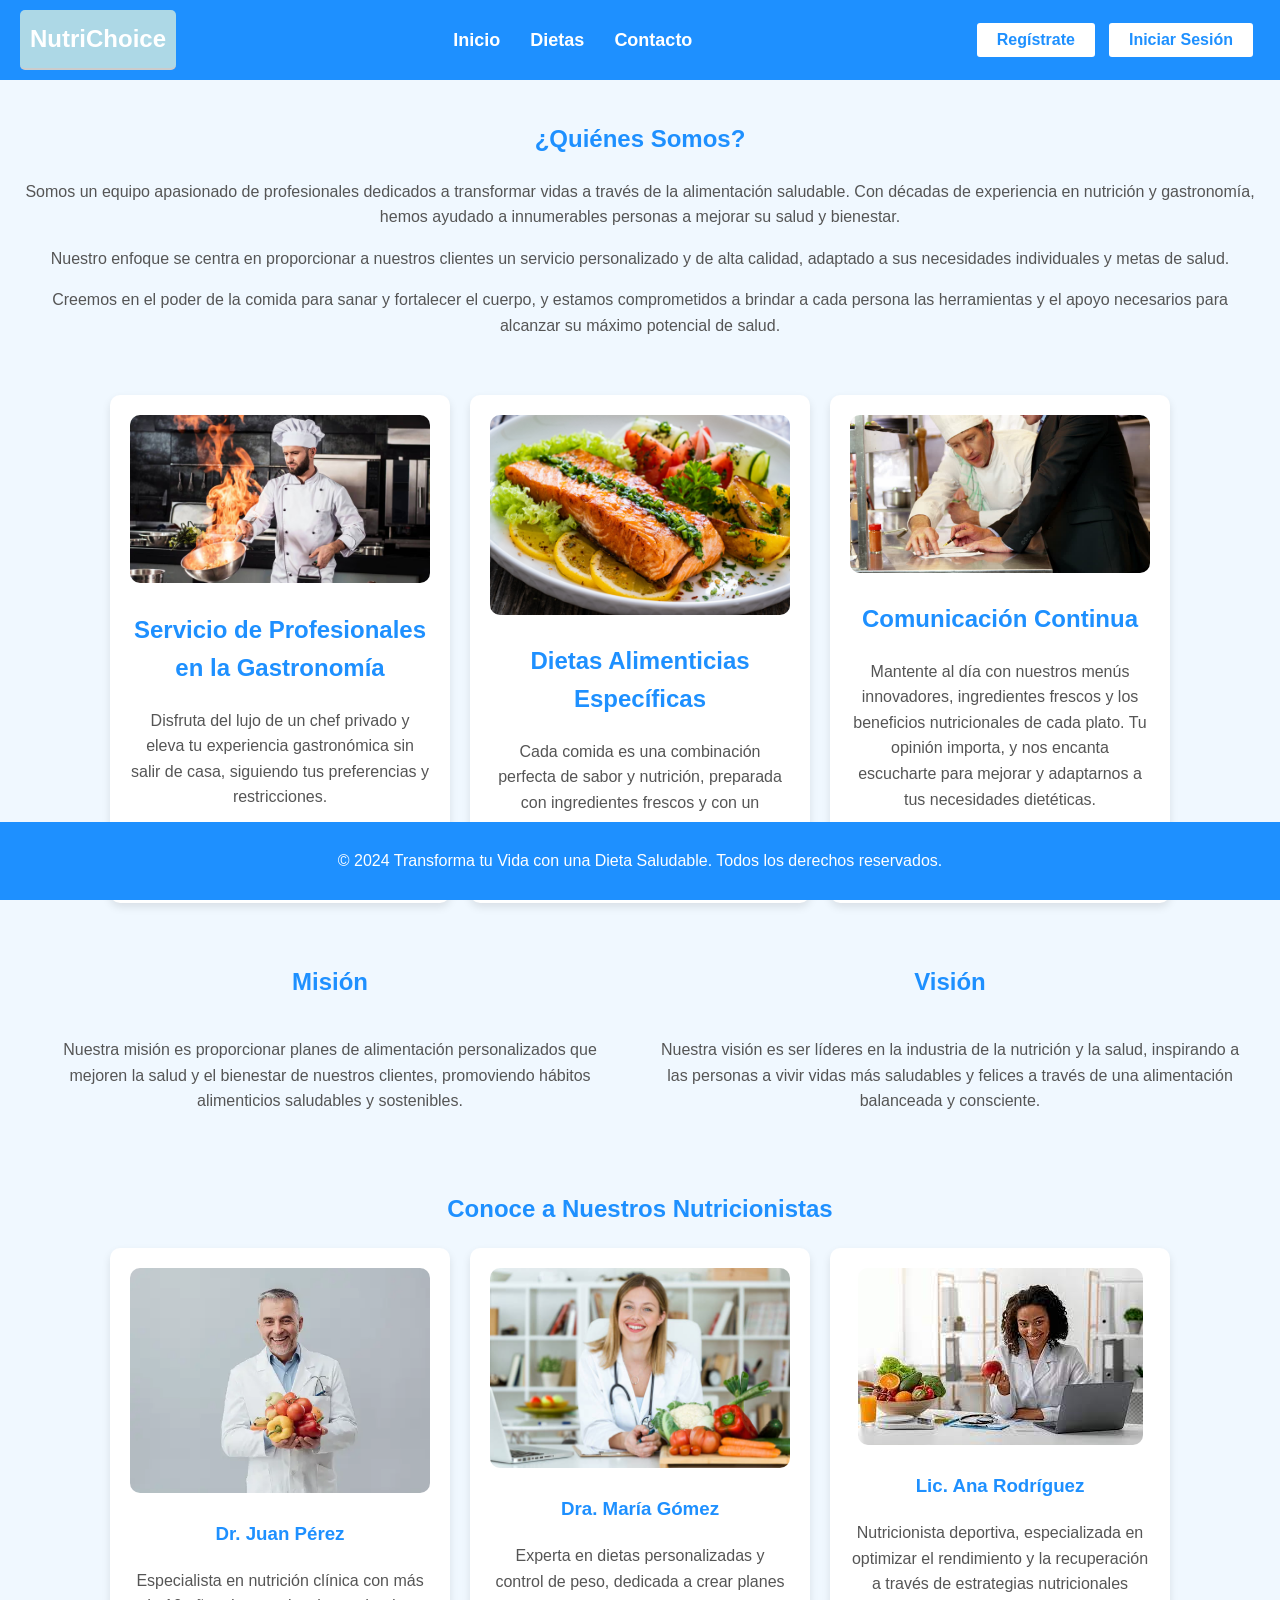
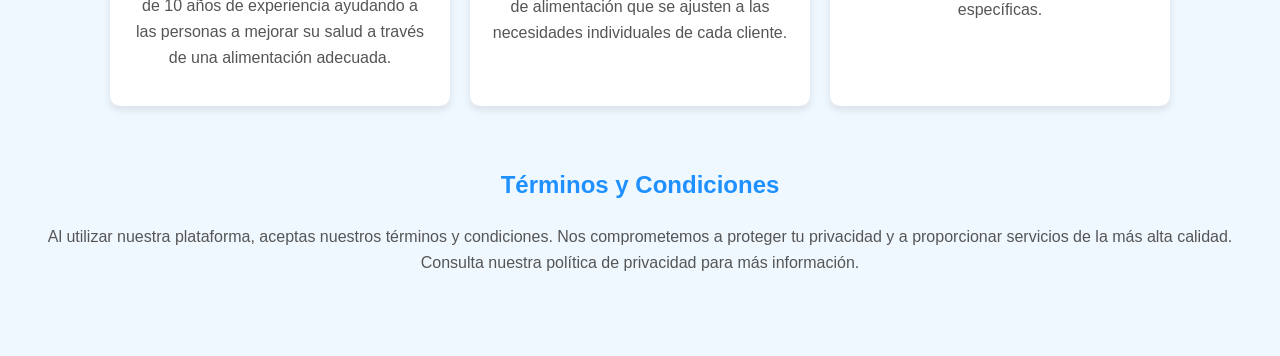
<file: Index.html>
<!DOCTYPE html>
<html lang="es">
<head>
    <meta charset="UTF-8">
    <meta name="viewport" content="width=device-width, initial-scale=1.0">
    <title>Transforma tu Vida con una Dieta Saludable</title>
    <link rel="stylesheet" href="/Estilos/style.css">
</head>
<body>
    <div class="navbar">
        <div class="navbar_container">
            <h4>NutriChoice</h4>
            <div class="navbar_items">
                
                <a href="Index.html">Inicio</a>
                <a href="Estilos/view/dietas.html">Dietas</a>
                <a href="Estilos/view/contacto.html">Contacto</a>
            </div>
            <div class="navbar_buttons">
                <button class="button" onclick="location.href='Estilos/view/resgistro.html'" type="button">
                  Regístrate
                </button>
                <button class="button" onclick="location.href='Estilos/view/login.html'" type="button">
                  Iniciar Sesión
                </button>
            </div>
        </div>
    </div>

    <section class="intro">
      <h1>¿Quiénes Somos?</h1>
      <p>Somos un equipo apasionado de profesionales dedicados a transformar vidas a través de la alimentación saludable. Con décadas de experiencia en nutrición y gastronomía, hemos ayudado a innumerables personas a mejorar su salud y bienestar.</p>
      <p>Nuestro enfoque se centra en proporcionar a nuestros clientes un servicio personalizado y de alta calidad, adaptado a sus necesidades individuales y metas de salud.</p>
      <p>Creemos en el poder de la comida para sanar y fortalecer el cuerpo, y estamos comprometidos a brindar a cada persona las herramientas y el apoyo necesarios para alcanzar su máximo potencial de salud.</p>
  </section>

    <section class="services">
        <div class="container">
            <div class="card">
                <img src="Estilos/Source/img/chef.jpg" alt="Imagen 1">
                <h2>Servicio de Profesionales en la Gastronomía</h2>
                <p>Disfruta del lujo de un chef privado y eleva tu experiencia gastronómica sin salir de casa, siguiendo tus preferencias y restricciones.</p>
            </div>
            <div class="card">
                <img src="Estilos/Source/img/comida.jpg" alt="Imagen 2">
                <h2>Dietas Alimenticias Específicas</h2>
                <p>Cada comida es una combinación perfecta de sabor y nutrición, preparada con ingredientes frescos y con un profundo conocimiento de tus necesidades.</p>
            </div>
            <div class="card">
                <img src="Estilos/Source/img/comunicacion.jpg" alt="Imagen 3">
                <h2>Comunicación Continua</h2>
                <p>Mantente al día con nuestros menús innovadores, ingredientes frescos y los beneficios nutricionales de cada plato. Tu opinión importa, y nos encanta escucharte para mejorar y adaptarnos a tus necesidades dietéticas.</p>
            </div>
        </div>
    </section>

    <section class="mission-vision">
      <div class="mission">
          <h2>Misión</h2>
          <div class="mission_info">
              
              <p>Nuestra misión es proporcionar planes de alimentación personalizados que mejoren la salud y el bienestar de nuestros clientes, promoviendo hábitos alimenticios saludables y sostenibles.</p>
          </div>
      </div>
      <div class="vision">
          <h2>Visión</h2>
          <div class="vision_info">
              
              <p>Nuestra visión es ser líderes en la industria de la nutrición y la salud, inspirando a las personas a vivir vidas más saludables y felices a través de una alimentación balanceada y consciente.</p>
          </div>
      </div>
  </section>

    <section class="team">
        <h2>Conoce a Nuestros Nutricionistas</h2>
        <div class="container">
            <div class="card">
                <img src="/Estilos/Source/img/nutricionista.webp" alt="Nutricionista 1">
                <h3>Dr. Juan Pérez</h3>
                <p>Especialista en nutrición clínica con más de 10 años de experiencia ayudando a las personas a mejorar su salud a través de una alimentación adecuada.</p>
            </div>
            <div class="card">
                <img src="/Estilos/Source/img/nutricionista2.jpg" alt="Nutricionista 2">
                <h3>Dra. María Gómez</h3>
                <p>Experta en dietas personalizadas y control de peso, dedicada a crear planes de alimentación que se ajusten a las necesidades individuales de cada cliente.</p>
            </div>
            <div class="card">
                <img src="/Estilos/Source/img/nutricionista3.jpeg" alt="Nutricionista 3">
                <h3>Lic. Ana Rodríguez</h3>
                <p>Nutricionista deportiva, especializada en optimizar el rendimiento y la recuperación a través de estrategias nutricionales específicas.</p>
            </div>
        </div>
    </section>



    <section class="terms-conditions" style="padding-bottom: 5%;">
        <h2>Términos y Condiciones</h2>
        <p>Al utilizar nuestra plataforma, aceptas nuestros términos y condiciones. Nos comprometemos a proteger tu privacidad y a proporcionar servicios de la más alta calidad. Consulta nuestra política de privacidad para más información.</p>
    </section>

    <footer >
        <p>&copy; 2024 Transforma tu Vida con una Dieta Saludable. Todos los derechos reservados.</p>
    </footer>
</body>
</html>
</file>
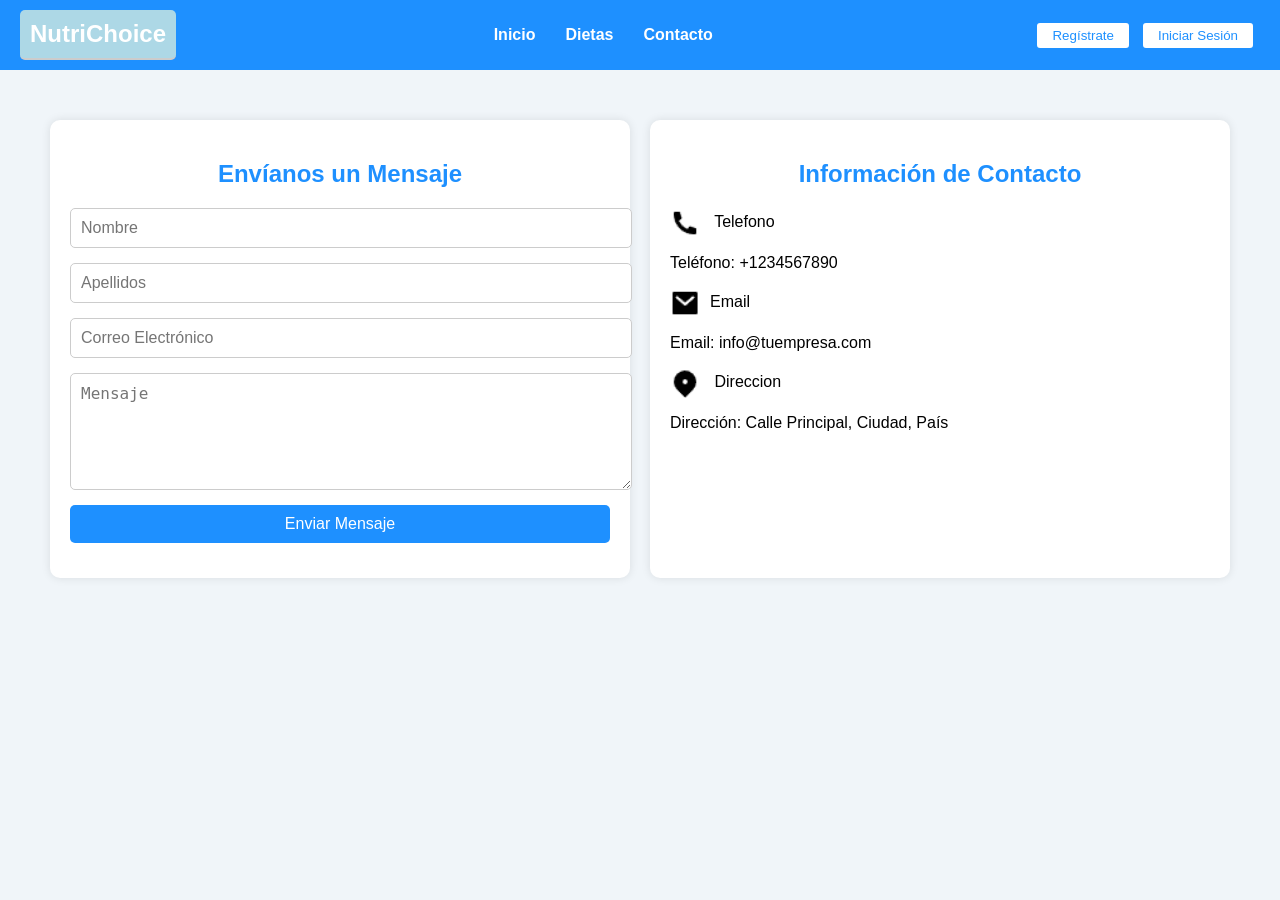
<file: Estilos/view/contacto.html>
<!DOCTYPE html>
<html lang="es">
<head>
    <meta charset="UTF-8">
    <meta name="viewport" content="width=device-width, initial-scale=1.0">
    <title>Contacto</title>
    <link rel="stylesheet" href="/Estilos/contacto.css">
</head>
<body>
    <div class="navbar">
        <div class="navbar_container">
            <h4>NutriChoice</h4>
            <div class="navbar_items">
                <a href="../../Index.html">Inicio</a>
                <a href="dietas.html">Dietas</a>
                <a href="contacto.html">Contacto</a>
            </div>
            <div class="navbar_buttons">
                <button class="button" onclick="location.href='resgistro.html'" type="button">
                  Regístrate
                </button>
                <button class="button" onclick="location.href='login.html'" type="button">
                  Iniciar Sesión
                </button>
            </div>
        </div>
    </div>

    <div class="container">
        <div class="contact-form">
            <h2>Envíanos un Mensaje</h2>
            <form action="#" method="POST">
                <input type="text" name="nombre" placeholder="Nombre" required>
                <input type="text" name="apellidos" placeholder="Apellidos" required>
                <input type="email" name="email" placeholder="Correo Electrónico" required>
                <textarea name="mensaje" placeholder="Mensaje" rows="5" required></textarea>
                <button type="submit">Enviar Mensaje</button>
            </form>
        </div>
        <div class="contact-info">
            <h2>Información de Contacto</h2>
            <div class="contact-item">
                <img src="../Source/img/phone-fill.png" alt="Teléfono"> Telefono
                <p>Teléfono: +1234567890</p>
            </div>
            <div class="contact-item">
                <img src="../Source/img/mail-fill.png" alt="Correo electrónico">Email
                <p>Email: info@tuempresa.com</p>
            </div>
            <div class="contact-item">
                <img src="../Source/img/map-pin-2-fill.png" alt="Dirección"> Direccion 
                <p>Dirección: Calle Principal, Ciudad, País</p>
            </div>
            <!-- Agrega más información de contacto si es necesario -->
        </div>
    </div>
</body>
</html>
</file>
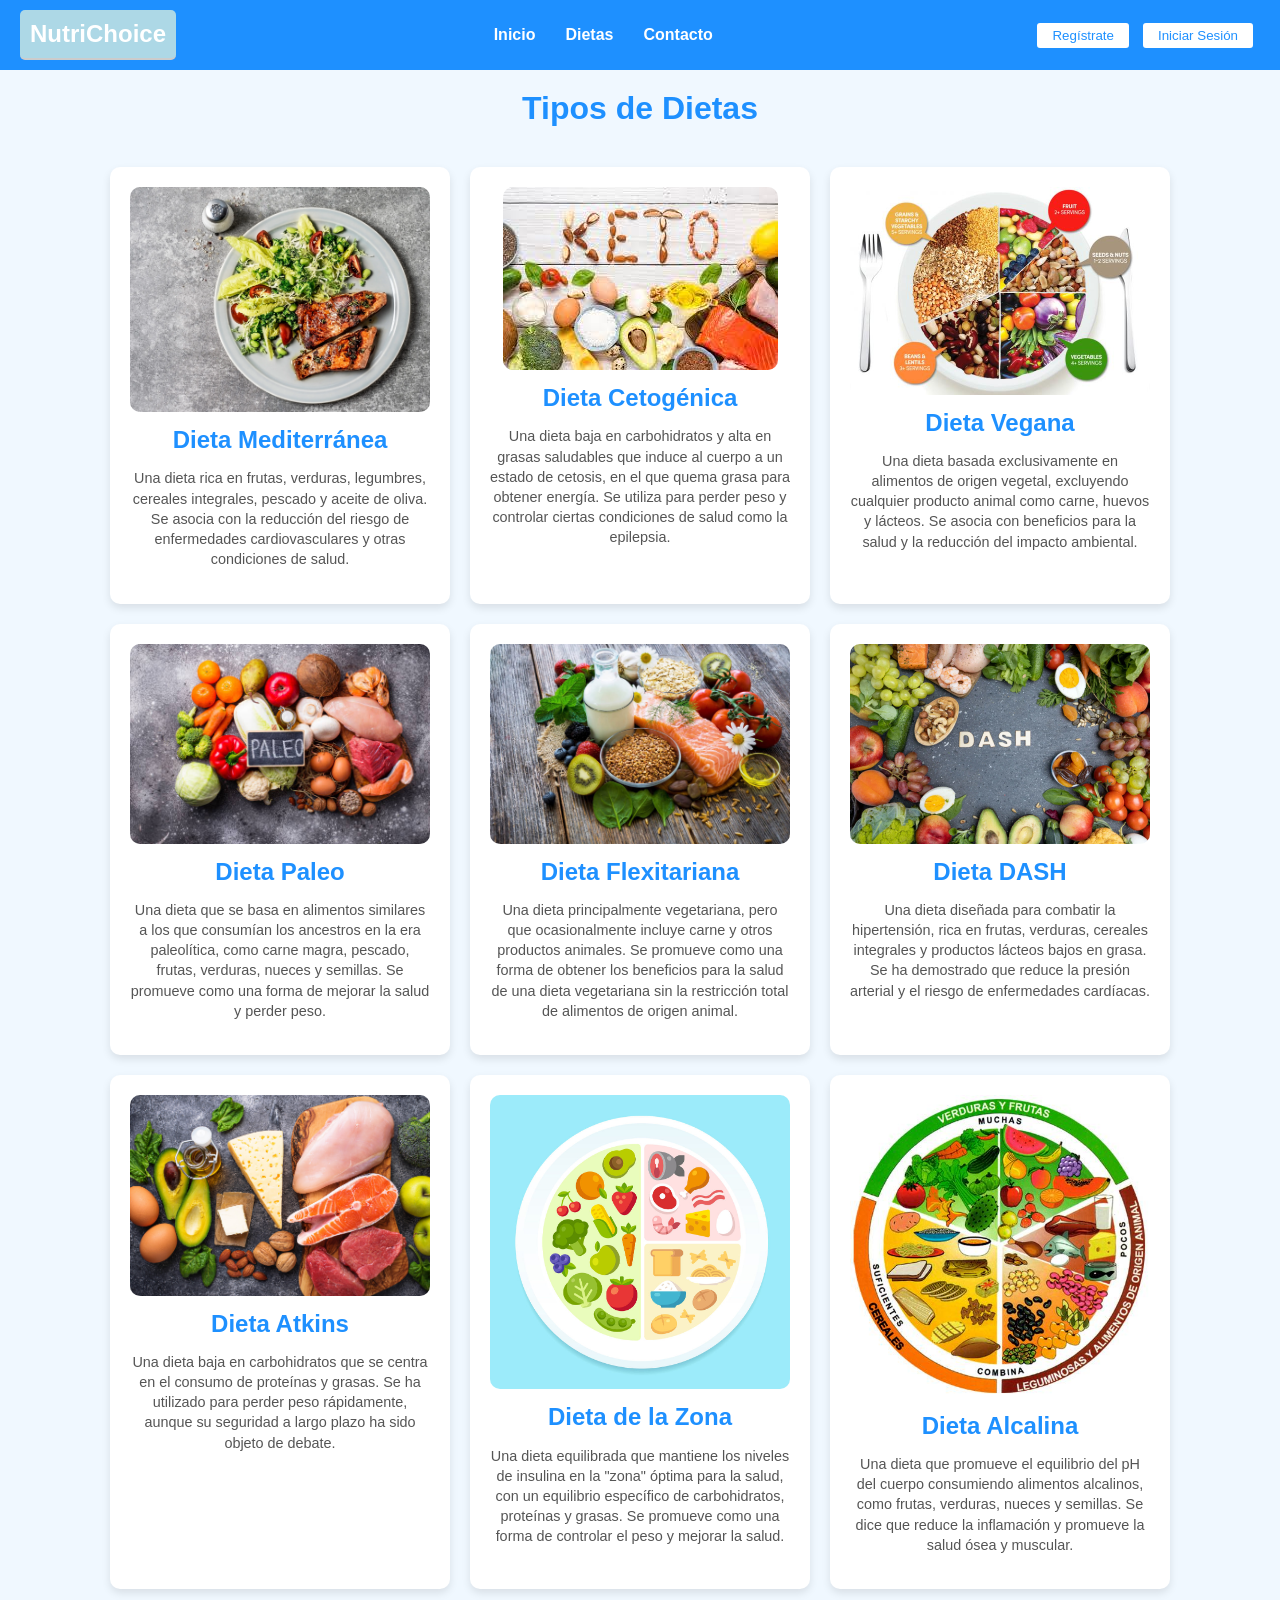
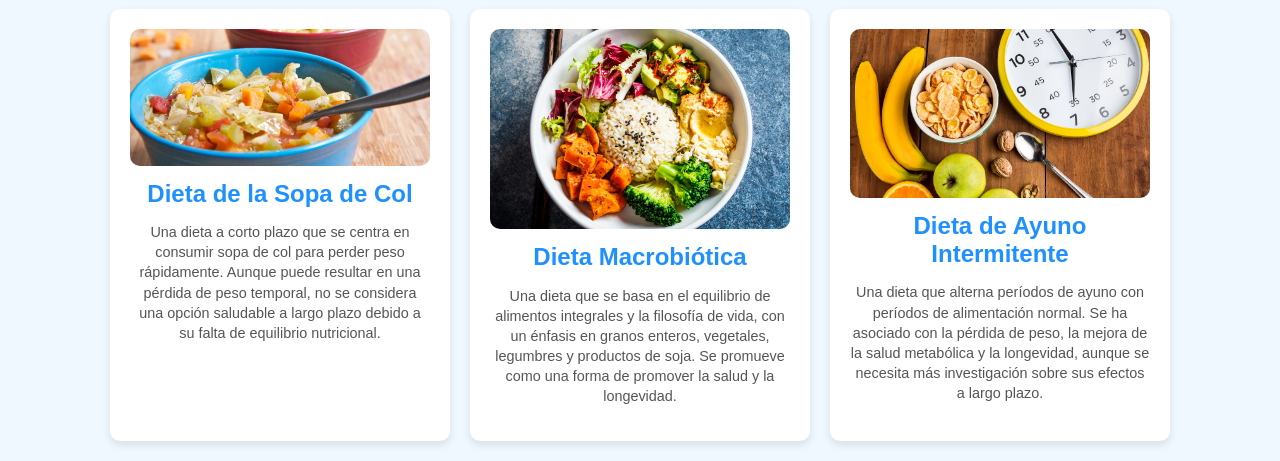
<file: Estilos/view/dietas.html>
<!DOCTYPE html>
<html lang="es">
<head>
    <meta charset="UTF-8">
    <meta name="viewport" content="width=device-width, initial-scale=1.0">
    <title>10 Tipos de Dietas</title>
    <link rel="stylesheet" href="../dietas.css">
</head>
<body>
    <div class="navbar">
        <div class="navbar_container">
            <h4>NutriChoice</h4>
            <div class="navbar_items">
                <a href="../../Index.html">Inicio</a>
                <a href="dietas.html">Dietas</a>
                <a href="contacto.html">Contacto</a>
            </div>
            <div class="navbar_buttons">
                <button class="button" onclick="location.href='registro.html'" type="button">
                  Regístrate
                </button>
                <button class="button" onclick="location.href='login.html'" type="button">
                  Iniciar Sesión
                </button>
            </div>
        </div>
    </div>

    <h1>Tipos de Dietas</h1>
    <div class="card-container">
        <!-- Repite este bloque para cada dieta -->
        <div class="card">
            <img src="../Source/img/DIETA mediterrania.jpg" alt="Imagen de la Dieta Mediterránea">
            <h2>Dieta Mediterránea</h2>
            <p>Una dieta rica en frutas, verduras, legumbres, cereales integrales, pescado y aceite de oliva. Se asocia con la reducción del riesgo de enfermedades cardiovasculares y otras condiciones de salud.</p>
        </div>
        
        <div class="card">
            <img src="../Source/img/keto.jpeg" alt="Imagen de la Dieta Cetogénica">
            <h2>Dieta Cetogénica</h2>
            <p>Una dieta baja en carbohidratos y alta en grasas saludables que induce al cuerpo a un estado de cetosis, en el que quema grasa para obtener energía. Se utiliza para perder peso y controlar ciertas condiciones de salud como la epilepsia.</p>
        </div>
        
        <div class="card">
            <img src="../Source/img/vegana.jpg" alt="Imagen de la Dieta Vegana">
            <h2>Dieta Vegana</h2>
            <p>Una dieta basada exclusivamente en alimentos de origen vegetal, excluyendo cualquier producto animal como carne, huevos y lácteos. Se asocia con beneficios para la salud y la reducción del impacto ambiental.</p>
        </div>
        
        <div class="card">
            <img src="../Source/img/paleo.jpg" alt="Imagen de la Dieta Paleo">
            <h2>Dieta Paleo</h2>
            <p>Una dieta que se basa en alimentos similares a los que consumían los ancestros en la era paleolítica, como carne magra, pescado, frutas, verduras, nueces y semillas. Se promueve como una forma de mejorar la salud y perder peso.</p>
        </div>
        
        <div class="card">
            <img src="../Source/img/flexitariana.jpeg" alt="Imagen de la Dieta Flexitariana">
            <h2>Dieta Flexitariana</h2>
            <p>Una dieta principalmente vegetariana, pero que ocasionalmente incluye carne y otros productos animales. Se promueve como una forma de obtener los beneficios para la salud de una dieta vegetariana sin la restricción total de alimentos de origen animal.</p>
        </div>
        
        <div class="card">
            <img src="../Source/img/dieta-dash.jpg" alt="Imagen de la Dieta DASH">
            <h2>Dieta DASH</h2>
            <p>Una dieta diseñada para combatir la hipertensión, rica en frutas, verduras, cereales integrales y productos lácteos bajos en grasa. Se ha demostrado que reduce la presión arterial y el riesgo de enfermedades cardíacas.</p>
        </div>
        
        <div class="card">
            <img src="../Source/img/Atkins.jpg" alt="Imagen de la Dieta Atkins">
            <h2>Dieta Atkins</h2>
            <p>Una dieta baja en carbohidratos que se centra en el consumo de proteínas y grasas. Se ha utilizado para perder peso rápidamente, aunque su seguridad a largo plazo ha sido objeto de debate.</p>
        </div>
        
        <div class="card">
            <img src="../Source/img/Dieta-de-la-zona-.jpg" alt="Imagen de la Dieta de la Zona">
            <h2>Dieta de la Zona</h2>
            <p>Una dieta equilibrada que mantiene los niveles de insulina en la "zona" óptima para la salud, con un equilibrio específico de carbohidratos, proteínas y grasas. Se promueve como una forma de controlar el peso y mejorar la salud.</p>
        </div>
        
        <div class="card">
            <img src="../Source/img/Alcalina.jpeg" alt="Imagen de la Dieta Alcalina">
            <h2>Dieta Alcalina</h2>
            <p>Una dieta que promueve el equilibrio del pH del cuerpo consumiendo alimentos alcalinos, como frutas, verduras, nueces y semillas. Se dice que reduce la inflamación y promueve la salud ósea y muscular.</p>
        </div>
        
        <div class="card">
            <img src="../Source/img/dieta-sopa-de-col.jpg" alt="Imagen de la Dieta de la Sopa de Col">
            <h2>Dieta de la Sopa de Col</h2>
            <p>Una dieta a corto plazo que se centra en consumir sopa de col para perder peso rápidamente. Aunque puede resultar en una pérdida de peso temporal, no se considera una opción saludable a largo plazo debido a su falta de equilibrio nutricional.</p>
        </div>
        
        <div class="card">
            <img src="../Source/img/Dieta Macrobiótica.jpg" alt="Imagen de la Dieta Macrobiótica">
            <h2>Dieta Macrobiótica</h2>
            <p>Una dieta que se basa en el equilibrio de alimentos integrales y la filosofía de vida, con un énfasis en granos enteros, vegetales, legumbres y productos de soja. Se promueve como una forma de promover la salud y la longevidad.</p>
        </div>
        
        <div class="card">
            <img src="../Source/img/Dieta de Ayuno Intermitente.jpg" alt="Imagen de la Dieta de Ayuno Intermitente">
            <h2>Dieta de Ayuno Intermitente</h2>
            <p>Una dieta que alterna períodos de ayuno con períodos de alimentación normal. Se ha asociado con la pérdida de peso, la mejora de la salud metabólica y la longevidad, aunque se necesita más investigación sobre sus efectos a largo plazo.</p>
        </div>
        <!-- Fin del bloque -->
    </div>
</body>
</html>
</file>
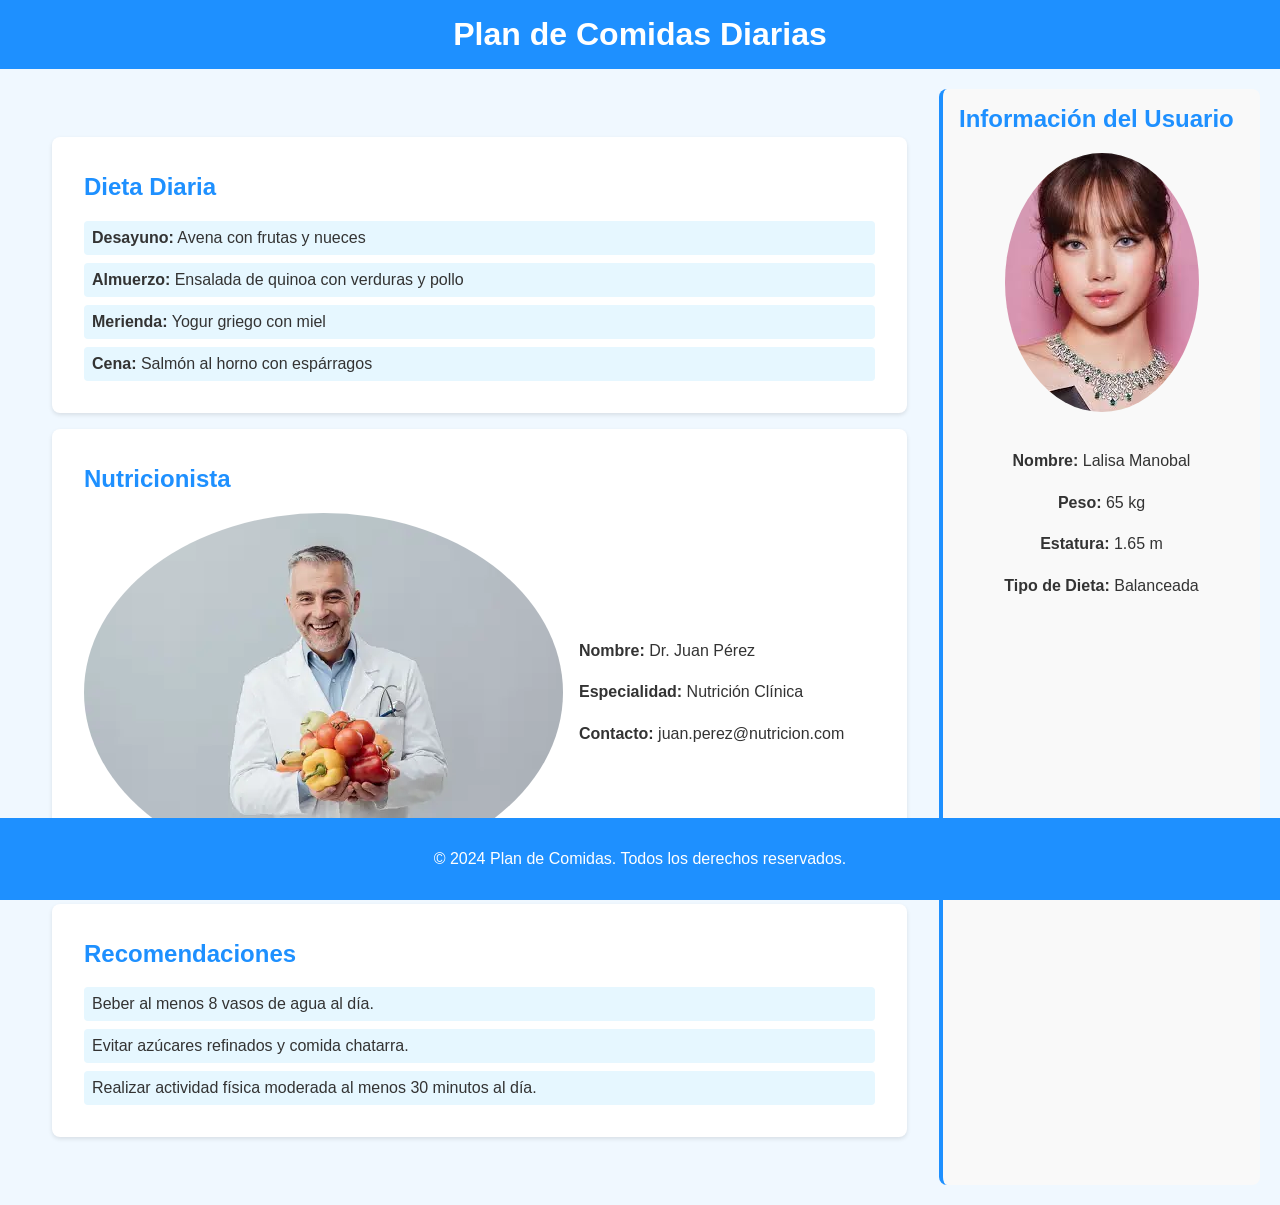
<file: Estilos/view/inicio_sesion.html>
<!DOCTYPE html>
<html lang="es">
<head>
    <meta charset="UTF-8">
    <meta name="viewport" content="width=device-width, initial-scale=1.0">
    <title>Plan de Comidas</title>
    <link rel="stylesheet" href="../inicio.css">
</head>
<body>
    <header>
        <h1>Plan de Comidas Diarias</h1>
    </header>
    <div class="container">
        <main>
            <section class="diet-plan">
                <h2>Dieta Diaria</h2>
                <ul>
                    <li><strong>Desayuno:</strong> Avena con frutas y nueces</li>
                    <li><strong>Almuerzo:</strong> Ensalada de quinoa con verduras y pollo</li>
                    <li><strong>Merienda:</strong> Yogur griego con miel</li>
                    <li><strong>Cena:</strong> Salmón al horno con espárragos</li>
                </ul>
            </section>
            <section class="nutritionist-info">
                <h2>Nutricionista</h2>
                <div class="nutri-card">
                    <img src="../Source/img/nutricionista.webp" alt="Dr. Juan Pérez">
                    <div class="nutri-details">
                        <p><strong>Nombre:</strong> Dr. Juan Pérez</p>
                        <p><strong>Especialidad:</strong> Nutrición Clínica</p>
                        <p><strong>Contacto:</strong> juan.perez@nutricion.com</p>
                    </div>
                </div>
            </section>
            <section class="recommendations">
                <h2>Recomendaciones</h2>
                <ul>
                    <li>Beber al menos 8 vasos de agua al día.</li>
                    <li>Evitar azúcares refinados y comida chatarra.</li>
                    <li>Realizar actividad física moderada al menos 30 minutos al día.</li>
                </ul>
            </section>
        </main>
        <aside>
            <h2>Información del Usuario</h2>
            <div class="user-info">
                <img src="../Source/img/lisa.jpeg" alt="María Gómez">
                <div class="user-details">
                    <p><strong>Nombre:</strong> Lalisa Manobal</p>
                    <p><strong>Peso:</strong> 65 kg</p>
                    <p><strong>Estatura:</strong> 1.65 m</p>
                    <p><strong>Tipo de Dieta:</strong> Balanceada</p>
                </div>
            </div>
        </aside>
    </div>
    <footer>
        <p>&copy; 2024 Plan de Comidas. Todos los derechos reservados.</p>
    </footer>
</body>
</html>
</file>
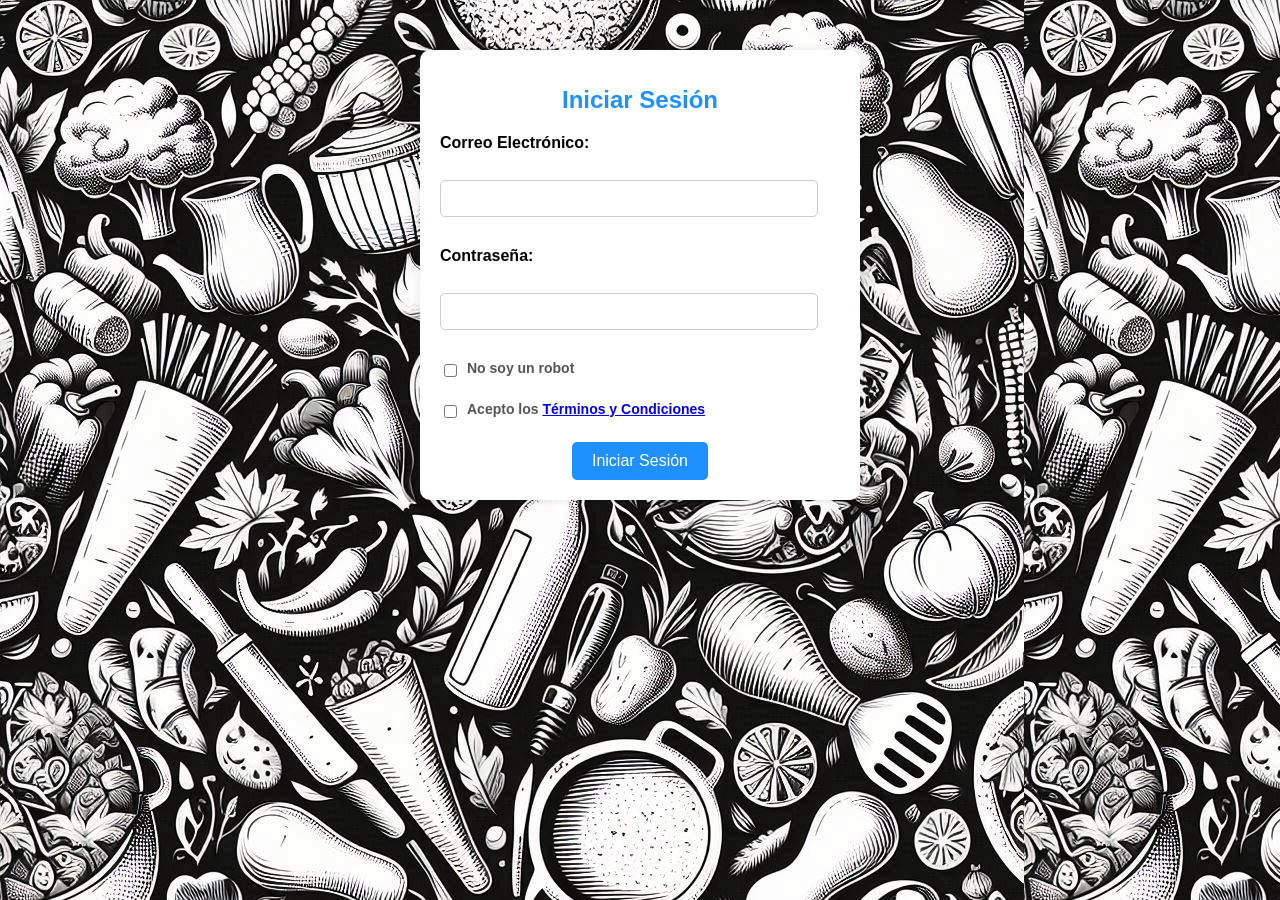
<file: Estilos/view/login.html>
<!DOCTYPE html>
<html lang="es">
<head>
    <meta charset="UTF-8">
    <meta name="viewport" content="width=device-width, initial-scale=1.0">
    <title>Iniciar Sesión</title>
    <link rel="stylesheet" href="../login.css">
</head>
<body>
    <div class="login-container">
        <form>
            <h1>Iniciar Sesión</h1>
            <div class="input-group">
                <label for="correo">Correo Electrónico:</label><br>
                <input type="email" id="correo" name="correo" required><br>
            </div>
            <div class="input-group">
                <label for="password">Contraseña:</label><br>
                <input type="password" id="password" name="password" required><br>
            </div>
            <div class="input-group checkbox-group">
                <input type="checkbox" id="robot" name="robot" required>
                <label for="robot">No soy un robot</label><br>
            </div>
            <div class="input-group checkbox-group">
                <input type="checkbox" id="terms" name="terms" required>
                <label for="terms">Acepto los <a href="#">Términos y Condiciones</a></label><br>
            </div>
            <input onclick="location.href='inicio_sesion.html'" type="button" value="Iniciar Sesión">
        </form>
    </div>
</body>
</html>
</file>
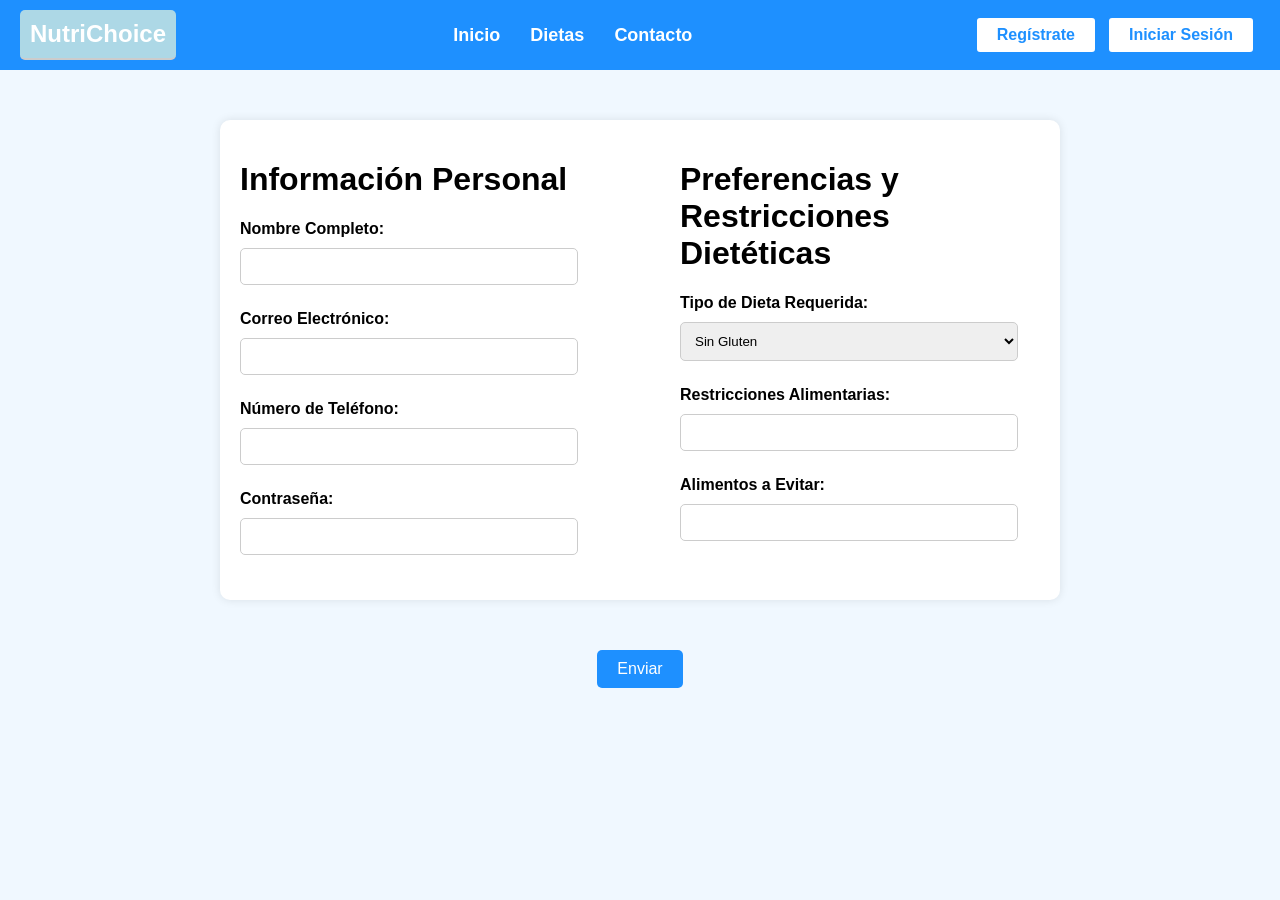
<file: Estilos/view/resgistro.html>
<!DOCTYPE html>
<html lang="es">
<head>
    <meta charset="UTF-8">
    <meta name="viewport" content="width=device-width, initial-scale=1.0">
    <title>Formulario de Información Personal</title>
    <link rel="stylesheet" href="../register.css">
</head>
<body>
    
    <div class="navbar">
        <div class="navbar_container">
            <h4>NutriChoice</h4>
            <div class="navbar_items">
                <a href="../../Index.html">Inicio</a>
                <a href="../view/dietas.html">Dietas</a>
                <a href="contacto.html">Contacto</a>
            </div>
            <div class="navbar_buttons">
                <button class="button" onclick="location.href='registro.html'" type="button">
                  Regístrate
                </button>
                <button class="button" onclick="location.href='login.html'" type="button">
                  Iniciar Sesión
                </button>
            </div>
        </div>
    </div>
    <form>
        <div class="form-container">
            <div class="form-column">
                <h1>Información Personal</h1>
                <div class="form-group">
                    <label for="nombre">Nombre Completo:</label>
                    <input type="text" id="nombre" name="nombre" required>
                </div>
                <div class="form-group">
                    <label for="correo">Correo Electrónico:</label>
                    <input type="email" id="correo" name="correo" required>
                </div>
                <div class="form-group">
                    <label for="telefono">Número de Teléfono:</label>
                    <input type="tel" id="telefono" name="telefono">
                </div>
                <div class="form-group">
                    <label for="contrasena">Contraseña:</label>
                    <input type="password" id="contrasena" name="contrasena" required>
                </div>
            </div>
            <div class="form-column">
                <h1>Preferencias y Restricciones Dietéticas</h1>
                <div class="form-group">
                    <label for="dieta">Tipo de Dieta Requerida:</label>
                    <select id="dieta" name="dieta" required>
                        <option value="sinGluten">Sin Gluten</option>
                        <option value="bajaCarbo">Baja en Carbohidratos</option>
                        <!-- Añade más opciones según sea necesario -->
                    </select>
                </div>
                <div class="form-group">
                    <label for="restricciones">Restricciones Alimentarias:</label>
                    <input type="text" id="restricciones" name="restricciones">
                </div>
                <div class="form-group">
                    <label for="evitar">Alimentos a Evitar:</label>
                    <input type="text" id="evitar" name="evitar">
                </div>
            </div>
        </div>
        <div class="form-submit">
            <input type="submit" value="Enviar">
        </div>
    </form>
</body>
</html>
</file>
<file: Estilos/style.css>
body {
    font-family: 'Arial', sans-serif;
    margin: 0;
    padding: 0;
    background-color: #f0f8ff;
    color: #333;
    font-size: 16px;
    line-height: 1.6;
}

.navbar {
    background-color: #1e90ff;
    padding: 10px 20px;
}

.navbar_container {
    display: flex;
    justify-content: space-between;
    align-items: center;
}

.navbar_items {
    display: flex;
    justify-content: center;
    flex: 1;
}

.navbar_items a {
    color: white;
    text-decoration: none;
    margin: 0 15px;
    font-weight: bold;
    font-size: 18px;
    transition: color 0.3s ease;
}

.navbar_items a:hover {
    color: #87ceeb;
}

.navbar h4 {
    font-size: 24px; /* Ajusta el tamaño del texto */
    font-weight: bold; /* Hace el texto más grueso */
    color: white; /* Cambia el color del texto */
    font-family: 'Arial', sans-serif; /* Cambia el estilo de la fuente */
    padding: 10px; /* Añade espacio alrededor del texto */
    margin: 0; /* Elimina el margen por defecto */
    border-bottom: 2px solid #ccc; /* Añade un borde inferior */
    background-color: #add8e6; /* Añade un fondo */
    border-radius: 5px; /* Añade bordes redondeados */
}

.navbar_buttons {
    display: flex;
}

.button {
    background-color: white;
    border: 2px solid #1e90ff;
    color: #1e90ff;
    padding: 8px 20px;
    margin: 0 5px;
    cursor: pointer;
    border-radius: 5px;
    font-size: 16px;
    font-weight: bold;
    transition: all 0.3s ease;
}

.button:hover {
    background-color: #1e90ff;
    color: white;
}

.mission-vision {
    display: flex;
    justify-content: space-around;
    align-items: center;
    padding: 40px 0;
}

.mission, .vision {
    flex: 1;
    padding: 0 20px;
}

.mission h2, .vision h2 {
    color: #1e90ff;
    font-family: 'Arial Black', sans-serif;
    font-size: 24px;
    margin-bottom: 20px;
}

.mission_info, .vision_info {
    display: flex;
    align-items: center;
    justify-content: center;
    text-align: center;
}

.mission_info img, .vision_info img {
    width: 80px;
    height: 80px;
    margin-right: 20px;
}

.mission_info p, .vision_info p {
    color: #555;
    font-size: 18px;
    line-height: 1.6;
}



.intro, .services, .mission-vision, .team, .creators, .terms-conditions {
    padding: 20px;
    text-align: center;
}

h1, h2, h3 {
    color: #1e90ff;
    font-family: 'Arial Black', sans-serif;
}

.intro p, .services p, .mission-vision p, .team p, .creators p, .terms-conditions p {
    color: #555;
    font-size: 1em;
    line-height: 1.6em;
}

.container {
    display: flex;
    flex-wrap: wrap;
    justify-content: center;
    gap: 20px;
}

.card {
    background: white;
    border-radius: 10px;
    box-shadow: 0 4px 8px rgba(0, 0, 0, 0.1);
    width: 300px;
    padding: 20px;
    text-align: center;
    transition: transform 0.3s ease;
}

.card img {
    border-radius: 10px;
    max-width: 100%;
    height: auto;
}

.card:hover {
    transform: translateY(-10px);
}

footer {
    background-color: #1e90ff;
    color: white;
    text-align: center;
    padding: 10px 0;
    position: fixed;
    width: 100%;
    bottom: 0;
}

@media (max-width: 768px) {
    .navbar_items {
        flex-direction: column;
        align-items: center;
    }

    .navbar_items a {
        margin: 10px 0;
    }

    .navbar_buttons {
        margin-top: 10px;
    }

    .container {
        flex-direction: column;
        align-items: center;
    }

    .card {
        width: 90%;
    }
}
</file>
<file: Estilos/contacto.css>
body {
    font-family: Arial, sans-serif;
    margin: 0;
    padding: 0;
    background-color: #f0f5f9;
}

.navbar {
    background-color: #1e90ff;
    padding: 10px 20px;
}

.navbar_container {
    display: flex;
    justify-content: space-between;
    align-items: center;
}

.navbar_items {
    display: flex;
    justify-content: center;
    flex: 1;
}

.navbar_items a {
    color: white;
    text-decoration: none;
    margin: 0 15px;
    font-weight: bold;
}

.navbar_buttons {
    display: flex;
}

.navbar a:hover {
    background-color: #ddd;
    color: #2E4053;
}


.button {
    background-color: white;
    border: 2px solid #1e90ff;
    color: #1e90ff;
    padding: 5px 15px;
    margin: 0 5px;
    cursor: pointer;
    border-radius: 5px;
    transition: all 0.3s ease;
}

.button:hover {
    background-color: #1e90ff;
    color: white;
}

.container {
    display: flex;
    justify-content: space-around;
    max-width: 1200px;
    margin: 50px auto;
}

.contact-form,
.contact-info {
    width: 45%;
}

.contact-form {
    background-color: #fff;
    padding: 20px;
    border-radius: 10px;
    box-shadow: 0 0 10px rgba(0, 0, 0, 0.1);
}

.contact-form h2 {
    color: #1e90ff;
    text-align: center;
    margin-bottom: 20px;
}

.contact-form input,
.contact-form textarea,
.contact-form button {
    display: block;
    width: 100%;
    margin-bottom: 15px;
    padding: 10px;
    font-size: 16px;
    border-radius: 5px;
    border: 1px solid #ccc;
}


.navbar h4 {
    font-size: 24px; /* Ajusta el tamaño del texto */
    font-weight: bold; /* Hace el texto más grueso */
    color: white; /* Cambia el color del texto */
    font-family: 'Arial', sans-serif; /* Cambia el estilo de la fuente */
    padding: 10px; /* Añade espacio alrededor del texto */
    margin: 0; /* Elimina el margen por defecto */
    border-bottom: 2px solid #ccc; /* Añade un borde inferior */
    background-color: #add8e6; /* Añade un fondo */
    border-radius: 5px; /* Añade bordes redondeados */
}

.contact-form button {
    background-color: #1e90ff;
    color: #fff;
    border: none;
    cursor: pointer;
}

.contact-info {
    background-color: #fff;
    padding: 20px;
    border-radius: 10px;
    box-shadow: 0 0 10px rgba(0, 0, 0, 0.1);
}

.contact-info h2 {
    color: #1e90ff;
    text-align: center;
    margin-bottom: 20px;
}

.contact-item {
    margin-bottom: 15px;
}

.contact-item img {
    width: 30px;
    height: 30px;
    margin-right: 10px;
    vertical-align: middle;
}
</file>
<file: Estilos/dietas.css>
body {
    font-family: 'Arial', sans-serif;
    margin: 0;
    padding: 0;
    background-color: #f0f8ff;
    color: #333;
}

.navbar {
    background-color: #1e90ff;
    padding: 10px 20px;
}

.navbar_container {
    display: flex;
    justify-content: space-between;
    align-items: center;
}

.navbar_items {
    display: flex;
    justify-content: center;
    flex: 1;
}

.navbar_items a {
    color: white;
    text-decoration: none;
    margin: 0 15px;
    font-weight: bold;
}

.navbar_buttons {
    display: flex;
}

.navbar a:hover {
    background-color: #ddd;
    color: #2E4053;
}


.navbar h4 {
    font-size: 24px; /* Ajusta el tamaño del texto */
    font-weight: bold; /* Hace el texto más grueso */
    color: white; /* Cambia el color del texto */
    font-family: 'Arial', sans-serif; /* Cambia el estilo de la fuente */
    padding: 10px; /* Añade espacio alrededor del texto */
    margin: 0; /* Elimina el margen por defecto */
    border-bottom: 2px solid #ccc; /* Añade un borde inferior */
    background-color: #add8e6; /* Añade un fondo */
    border-radius: 5px; /* Añade bordes redondeados */
}

.button {
    background-color: white;
    border: 2px solid #1e90ff;
    color: #1e90ff;
    padding: 5px 15px;
    margin: 0 5px;
    cursor: pointer;
    border-radius: 5px;
    transition: all 0.3s ease;
}

.button:hover {
    background-color: #1e90ff;
    color: white;
}

h1 {
    text-align: center;
    margin: 20px 0;
    color: #1e90ff;
}

.card-container {
    display: flex;
    flex-wrap: wrap;
    justify-content: center;
    gap: 20px;
    padding: 20px;
}

.card {
    background: white;
    border-radius: 10px;
    box-shadow: 0 4px 8px rgba(0, 0, 0, 0.1);
    width: 300px;
    padding: 20px;
    text-align: center;
    transition: transform 0.3s ease;
}

.card img {
    border-radius: 10px;
    max-width: 100%;
    height: auto;
}

.card h2 {
    color: #1e90ff;
    margin: 10px 0;
}

.card p {
    color: #555;
    font-size: 0.9em;
    line-height: 1.4em;
}

.card:hover {
    transform: translateY(-10px);
}

@media (max-width: 768px) {
    .navbar_container {
        flex-direction: column;
    }

    .navbar_items {
        flex-direction: column;
        align-items: center;
    }

    .navbar_items a {
        margin: 10px 0;
    }

    .navbar_buttons {
        margin-top: 10px;
    }

    .card-container {
        flex-direction: column;
        align-items: center;
    }

    .card {
        width: 90%;
    }
}
</file>
<file: Estilos/inicio.css>
body {
    font-family: 'Arial', sans-serif;
    margin: 0;
    padding: 0;
    background-color: #f0f8ff;
    color: #333;
}

header {
    background-color: #1e90ff;
    color: white;
    padding: 1em 0;
    text-align: center;
}

h1 {
    margin: 0;
}

.navbar h4 {
    font-size: 24px; /* Ajusta el tamaño del texto */
    font-weight: bold; /* Hace el texto más grueso */
    color: white; /* Cambia el color del texto */
    font-family: 'Arial', sans-serif; /* Cambia el estilo de la fuente */
    padding: 10px; /* Añade espacio alrededor del texto */
    margin: 0; /* Elimina el margen por defecto */
    border-bottom: 2px solid #ccc; /* Añade un borde inferior */
    background-color: #add8e6; /* Añade un fondo */
    border-radius: 5px; /* Añade bordes redondeados */
}

.container {
    display: flex;
    justify-content: space-between;
    margin: 20px;
}

main {
    flex: 3;
    padding: 2em;
}

main section {
    background: white;
    border-radius: 8px;
    box-shadow: 0 2px 4px rgba(0, 0, 0, 0.1);
    margin: 1em 0;
    padding: 1em 2em;
}

main h2 {
    color: #1e90ff;
}

.diet-plan ul, .recommendations ul {
    list-style-type: none;
    padding: 0;
}

.diet-plan li, .recommendations li {
    background: #e6f7ff;
    border-radius: 4px;
    margin: 0.5em 0;
    padding: 0.5em;
}

.nutri-card {
    display: flex;
    align-items: center;
}

.nutri-card img {
    border-radius: 50%;
    margin-right: 1em;
}

.nutri-details {
    line-height: 1.6;
}

aside {
    flex: 1;
    background: #f9f9f9;
    border-left: 4px solid #1e90ff;
    border-radius: 8px;
    padding: 1em;
    position: sticky;
    top: 20px;
}

aside h2 {
    color: #1e90ff;
    margin-top: 0;
}

.user-info {
    text-align: center;
}

.user-info img {
    border-radius: 50%;
    margin-bottom: 1em;
}

.user-details {
    line-height: 1.6;
}

footer {
    background-color: #1e90ff;
    color: white;
    text-align: center;
    padding: 1em 0;
    position: fixed;
    bottom: 0;
    width: 100%;
}

@media (max-width: 768px) {
    .container {
        flex-direction: column;
        align-items: center;
    }

    main {
        width: 100%;
        padding: 1em;
    }

    main section {
        width: 100%;
        margin: 0.5em 0;
    }

    aside {
        width: 100%;
        border-left: none;
        border-top: 4px solid #1e90ff;
    }
}
</file>
<file: Estilos/login.css>
/* Estilos para el formulario de inicio de sesión */

body {
    background-image: url(Source/img/fondo.jpeg);
    font-family: Arial, sans-serif;
}

.login-container {
    max-width: 400px;
    margin: 50px auto;
    padding: 20px;
    background-color: #fff;
    border-radius: 10px;
    box-shadow: 0 0 10px rgba(0, 0, 0, 0.1);
}

form {
    text-align: center;
}

h1 {
    color: #1e90ff;
    font-size: 24px;
    margin-bottom: 20px;
}

.input-group {
    margin-bottom: 20px;
    text-align: left; /* Alineación del texto a la izquierda */
}

.input-group label {
    font-weight: bold;
    display: block; /* Para que los labels ocupen una línea completa */
    margin-bottom: 5px; /* Espacio entre el label y el input */
}

.input-group input[type="email"],
.input-group input[type="password"] {
    width: calc(100% - 22px); /* Restar el ancho del padding para mantener el ancho total */
    padding: 10px;
    margin-top: 5px;
    margin-bottom: 10px;
    border: 1px solid #ccc;
    border-radius: 5px;
    box-sizing: border-box;
}

.checkbox-group {
    text-align: left;
    display: flex;
    align-items: center;
    margin-top: 10px; /* Espacio superior para separar de los campos anteriores */
}

.checkbox-group input[type="checkbox"] {
    margin-right: 10px;
}

.checkbox-group label {
    font-size: 14px;
    color: #555;
}


input[type="button"] {
    background-color: #1e90ff;
    color: #fff;
    border: none;
    padding: 10px 20px;
    font-size: 16px;
    border-radius: 5px;
    cursor: pointer;
    transition: background-color 0.3s ease;
}

input[type="submit"]:hover {
    background-color: #0e77e8;
}
</file>
<file: Estilos/register.css>
/* Estilos para el formulario de registro */

body {
    font-family: Arial, sans-serif;
    background-color: #f0f8ff;
    margin: 0;
    padding: 0;
}

.navbar h4 {
    font-size: 24px; /* Ajusta el tamaño del texto */
    font-weight: bold; /* Hace el texto más grueso */
    color: white; /* Cambia el color del texto */
    font-family: 'Arial', sans-serif; /* Cambia el estilo de la fuente */
    padding: 10px; /* Añade espacio alrededor del texto */
    margin: 0; /* Elimina el margen por defecto */
    border-bottom: 2px solid #ccc; /* Añade un borde inferior */
    background-color: #add8e6; /* Añade un fondo */
    border-radius: 5px; /* Añade bordes redondeados */
}

.navbar {
    background-color: #1e90ff;
    padding: 10px 20px;
}

.navbar_container {
    display: flex;
    justify-content: space-between;
    align-items: center;
}

.navbar_items {
    display: flex;
    justify-content: center;
    flex: 1;
}

.navbar_items a {
    color: white;
    text-decoration: none;
    margin: 0 15px;
    font-weight: bold;
    font-size: 18px;
    transition: color 0.3s ease;
}

.navbar_items a:hover {
    color: #87ceeb;
}

.navbar_buttons {
    display: flex;
}

.button {
    background-color: white;
    border: 2px solid #1e90ff;
    color: #1e90ff;
    padding: 8px 20px;
    margin: 0 5px;
    cursor: pointer;
    border-radius: 5px;
    font-size: 16px;
    font-weight: bold;
    transition: all 0.3s ease;
}

.button:hover {
    background-color: #1e90ff;
    color: white;
}


.form-container {
    max-width: 800px;
    margin: 50px auto;
    padding: 20px;
    background-color: #fff;
    border-radius: 10px;
    box-shadow: 0 0 10px rgba(0, 0, 0, 0.1);
    display: flex;
    justify-content: space-between;
}

.form-column {
    width: 45%;
}

.form-group {
    margin-bottom: 15px;
}

label {
    display: block;
    font-weight: bold;
    margin-bottom: 5px;
}

input[type="text"],
input[type="email"],
input[type="tel"],
input[type="password"],
select {
    width: calc(100% - 22px);
    padding: 10px;
    margin-top: 5px;
    margin-bottom: 10px;
    border: 1px solid #ccc;
    border-radius: 5px;
    box-sizing: border-box;
}

.form-submit {
    text-align: center;
}

input[type="submit"] {
    background-color: #1e90ff;
    color: #fff;
    border: none;
    padding: 10px 20px;
    font-size: 16px;
    border-radius: 5px;
    cursor: pointer;
    transition: background-color 0.3s ease;
}

input[type="submit"]:hover {
    background-color: #0e77e8;
}
</file>
